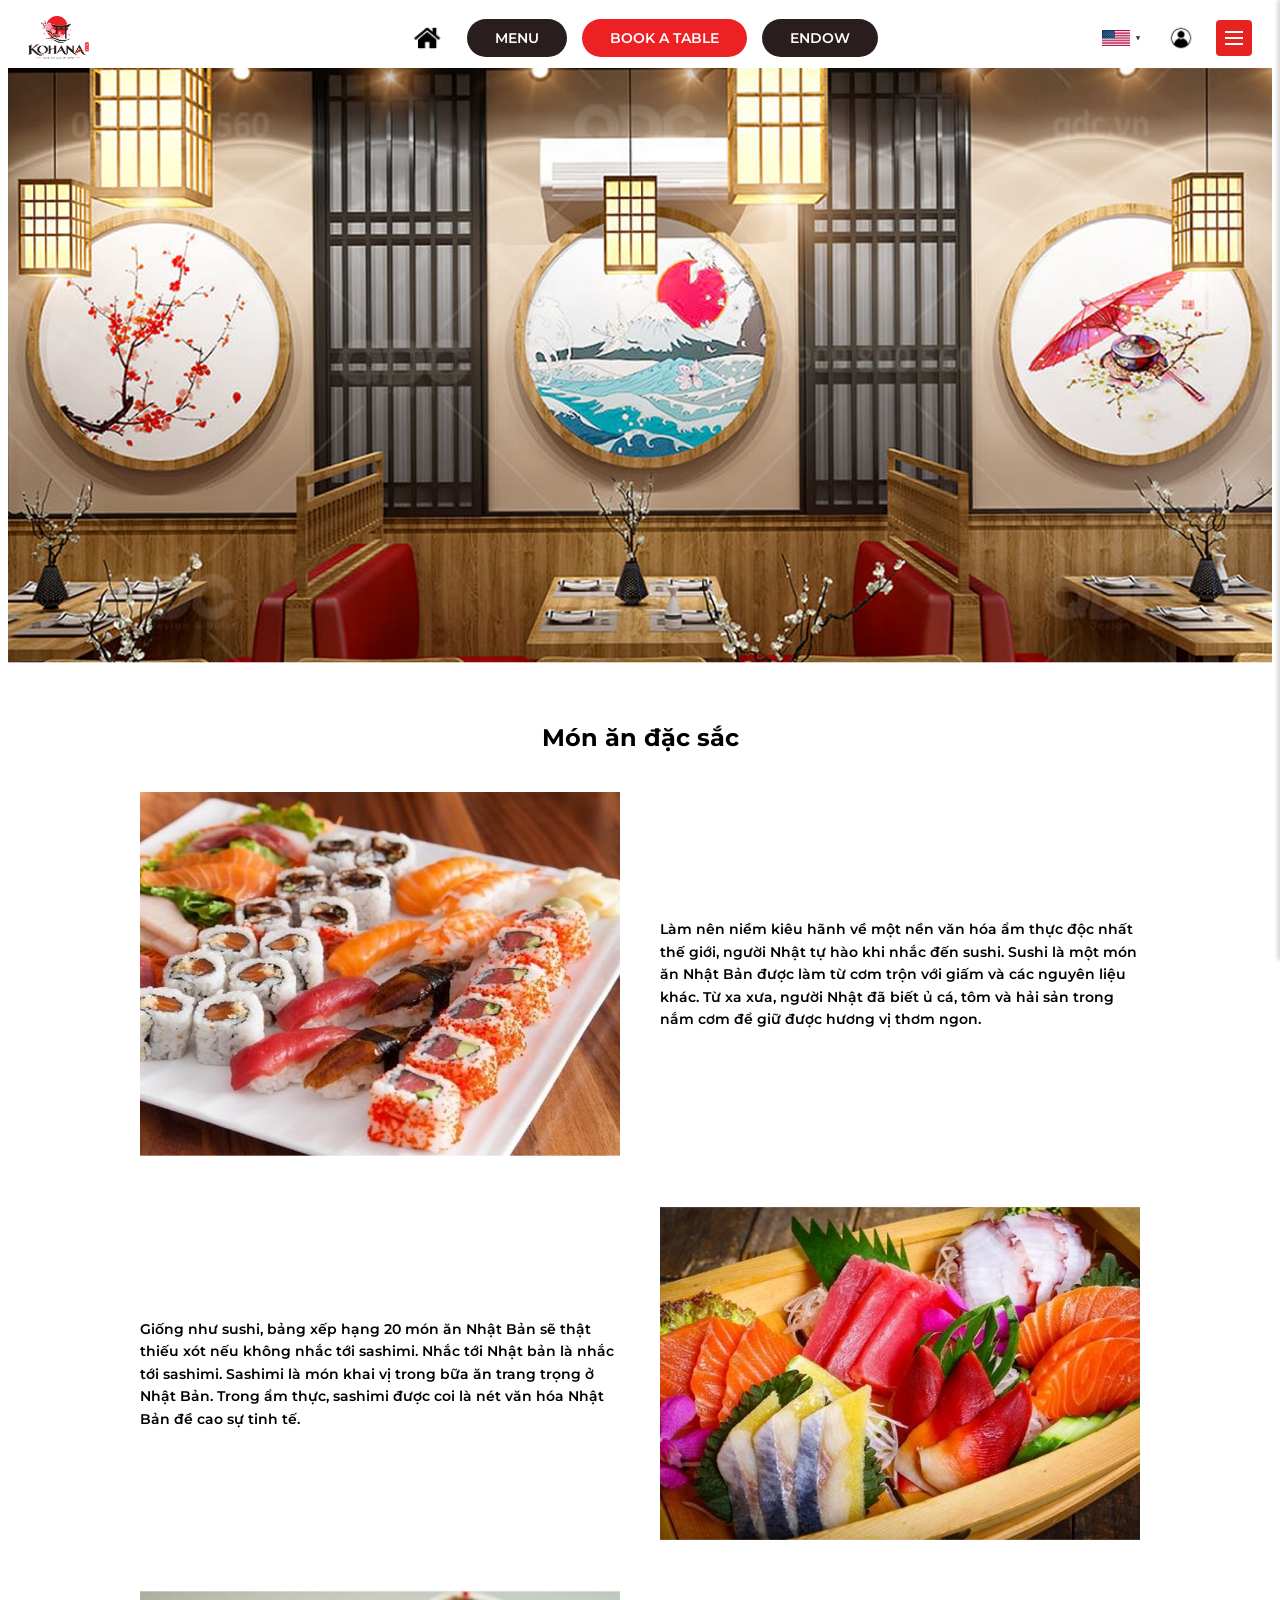
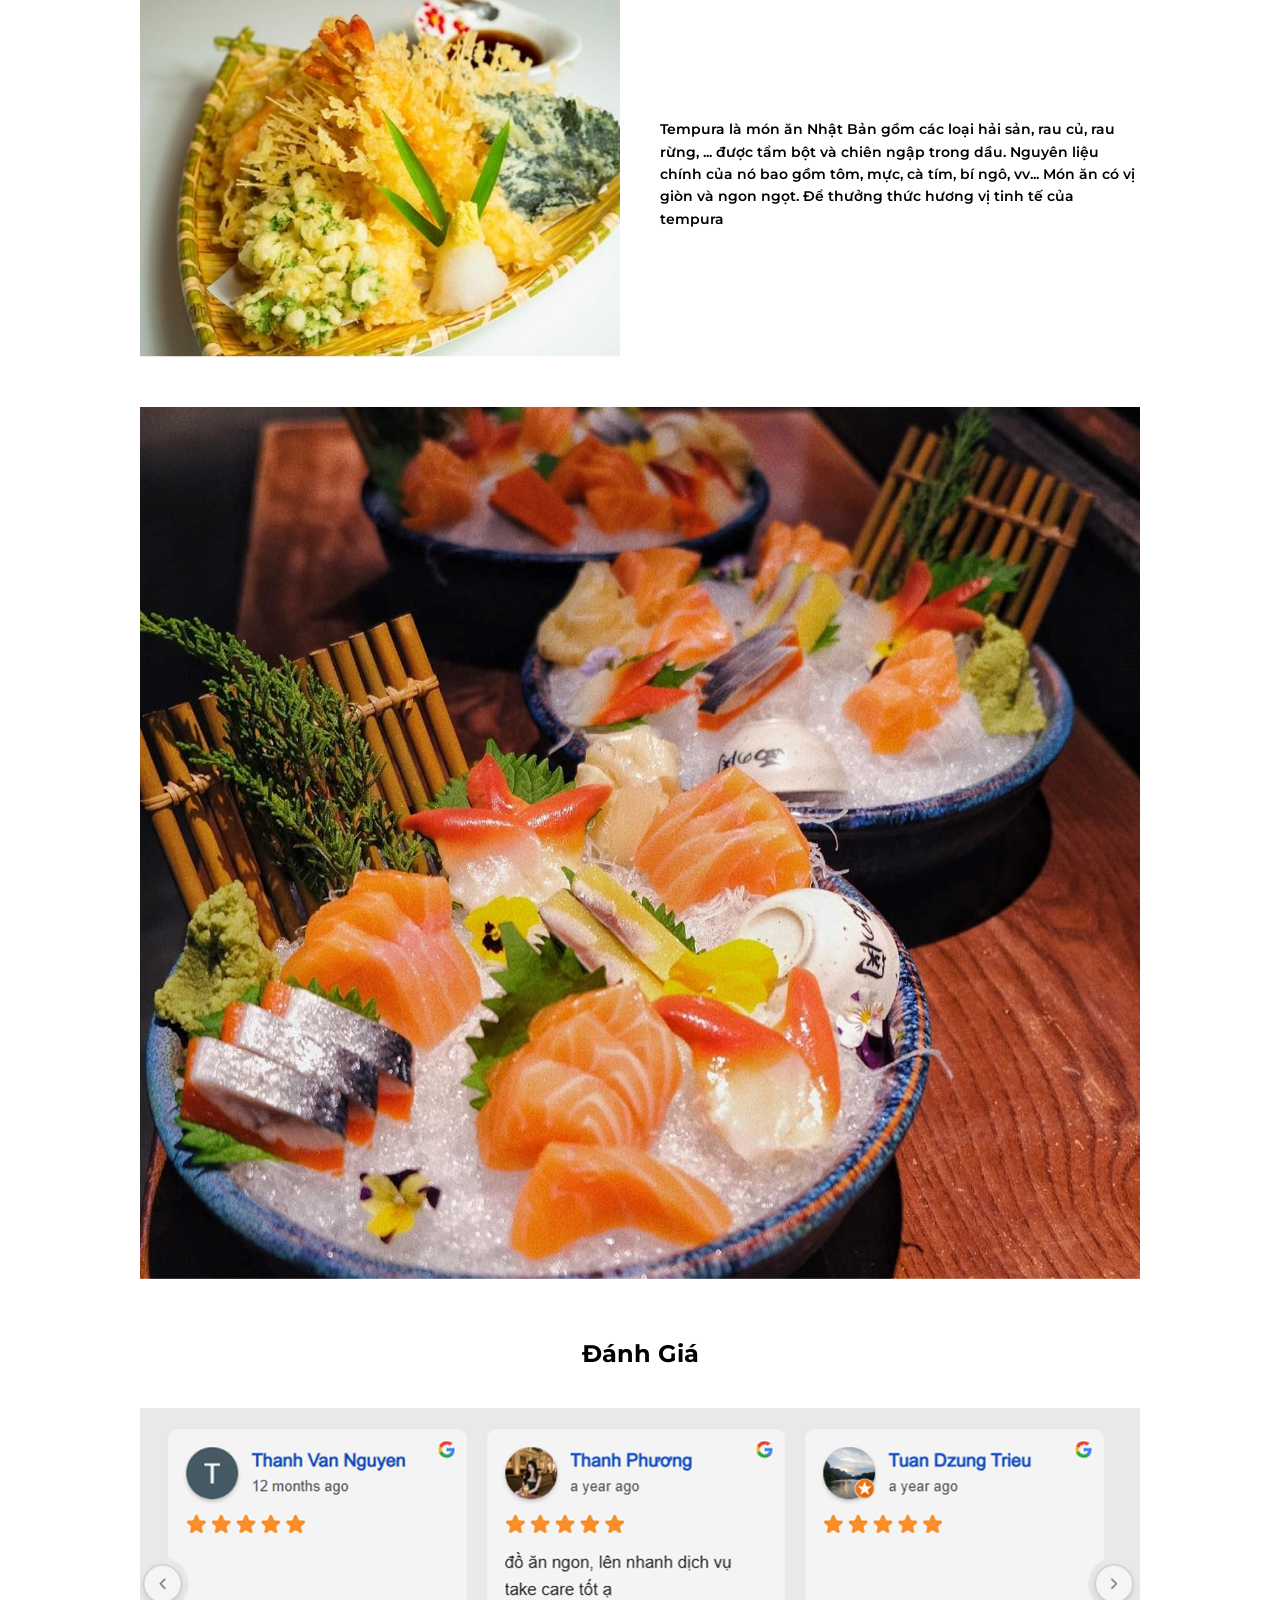
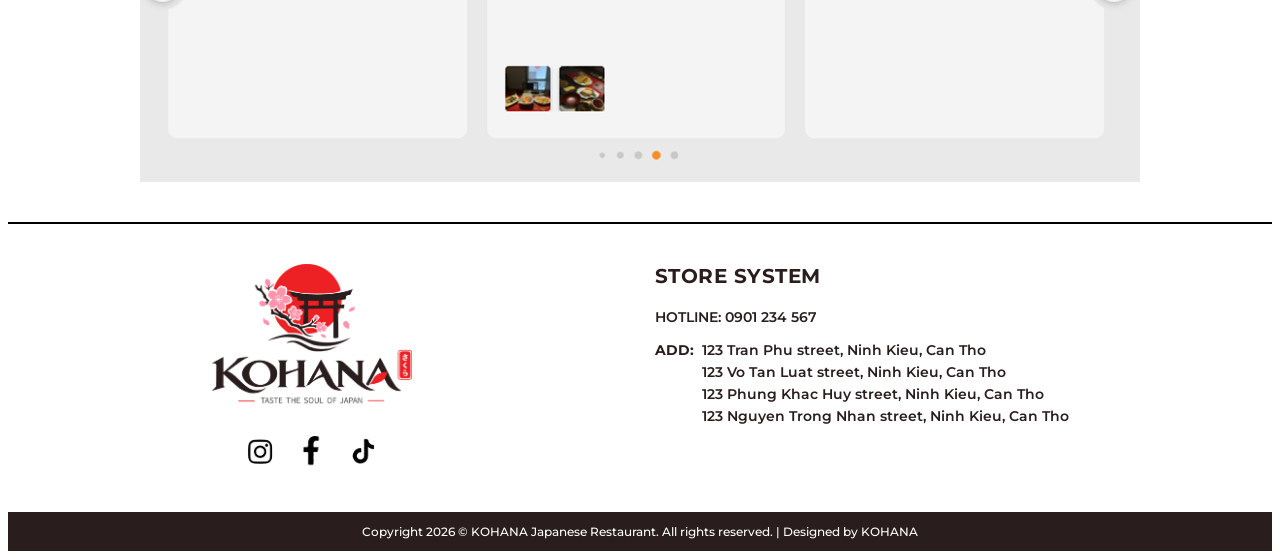
<file: index.html>
<!DOCTYPE html>
<html lang="en">

<head>
    <meta charset="UTF-8">
    <meta name="viewport" content="width=device-width, initial-scale=1.0">
    <link rel="preconnect" href="https://fonts.googleapis.com">
    <link rel="preconnect" href="https://fonts.gstatic.com" crossorigin>
    <link href="https://fonts.googleapis.com/css2?family=Montserrat:wght@600&display=swap" rel="stylesheet">
    <link rel="stylesheet" href="Styles.css">
    <link rel="icon" type="image/png" href="Image/Favicon.png">
    <title>Home</title>
</head>

<body>
    <header>
        <nav class="navbar">
            <a href="index.html" class="logo">
                <img src="Image/logo.png" alt="Logo">
            </a>

            <div class="nav-buttons">
                <a href="index.html" class="nav-icon-btn">
                    <img src="Image/Frame 5.png" alt="Home">
                </a>
                <a href="MENU.html" class="nav-btn btn-dark">MENU</a>
                <a href="#" class="nav-btn btn-red">BOOK A TABLE</a>
                <a href="#" class="nav-btn btn-dark">ENDOW</a>
            </div>

            <div class="lang-selector">
                <button class="lang-btn" id="langBtn">
                    <img src="Image/b6539f21a0ccb09fb303d359a3819e58.jpg" id="currentFlag" alt="US Flag">
                    <span class="arrow">&#9660;</span>
                </button>
                <div class="lang-dropdown">
                    <a href="#" class="lang-option"><img src="Image/b6539f21a0ccb09fb303d359a3819e58.jpg" alt="US"></a>
                    <a href="#" class="lang-option"><img src="Image/7a02de47424a73b54ea8fc01b3c3b514.jpg" alt="VN"></a>
                </div>
            </div>

            <a href="#" class="account-btn">
                <img src="Image/Frame 2.png" alt="Account">
            </a>

            <button class="menu-toggle" id="menuToggle">
                <span></span>
                <span></span>
                <span></span>
            </button>

            <div class="side-menu" id="sideMenu">
                <ul>
                    <li><a href="MENU.html">MENU</a></li>
                    <li><a href="#">ABOUT US</a></li>
                    <li><a href="#">ACCOUNT</a></li>
                    <li><a href="#">REVIEWS</a></li>
                    <li><a href="#">CONTACT US</a></li>
                    <li><a href="#">ORDER NOW</a></li>
                    <li><a href="#">BLOG</a></li>
                    <li><a href="#">NEWS</a></li>
                </ul>
            </div>
        </nav>

        <div class="banner-slider">
            <div class="slider-track">
                <img src="Image/img 1.png" alt="Poster 1" class="slide">
                <img src="Image/img 2.png" alt="Poster 2" class="slide">
            </div>
        </div>
    </header>

    <main class="main-content">
        <section class="featured-dishes">
            <h2 class="section-title">Món ăn đặc sắc</h2>

            <div class="dish-item">
                <div class="dish-img">
                    <img src="Image/Sushi (home).png" alt="Sushi">
                </div>
                <div class="dish-text">
                    <p>Làm nên niềm kiêu hãnh về một nền văn hóa ẩm thực độc nhất thế giới, người Nhật tự hào khi nhắc
                        đến sushi. Sushi là một món ăn Nhật Bản được làm từ cơm trộn với giấm và các nguyên liệu khác.
                        Từ xa xưa, người Nhật đã biết ủ cá, tôm và hải sản trong nắm cơm để giữ được hương vị thơm ngon.
                    </p>
                </div>
            </div>

            <div class="dish-item reverse">
                <div class="dish-img">
                    <img src="Image/Sashimi (home).png" alt="Sashimi">
                </div>
                <div class="dish-text">
                    <p>Giống như sushi, bảng xếp hạng 20 món ăn Nhật Bản sẽ thật thiếu xót nếu không nhắc tới sashimi.
                        Nhắc tới Nhật bản là nhắc tới sashimi. Sashimi là món khai vị trong bữa ăn trang trọng ở Nhật
                        Bản. Trong ẩm thực, sashimi được coi là nét văn hóa Nhật Bản đề cao sự tinh tế.</p>
                </div>
            </div>

            <div class="dish-item">
                <div class="dish-img">
                    <img src="Image/Tempura (home).png" alt="Tempura">
                </div>
                <div class="dish-text">
                    <p>Tempura là món ăn Nhật Bản gồm các loại hải sản, rau củ, rau rừng, ... được tẩm bột và chiên ngập
                        trong dầu. Nguyên liệu chính của nó bao gồm tôm, mực, cà tím, bí ngô, vv... Món ăn có vị giòn và
                        ngon ngọt. Để thưởng thức hương vị tinh tế của tempura</p>
                </div>
            </div>

            <div class="hero-dish-banner">
                <img src="Image/IMG (home).png" alt="Sashimi tổng hợp">
            </div>
        </section>

        <section class="reviews-section">
            <h2 class="section-title">Đánh Giá</h2>
            <div class="review-banner">
                <img src="Image/Danh gia (home).png" alt="Đánh giá">
            </div>
        </section>
    </main>

    <footer class="footer">
        <div class="footer-container">
            <div class="footer-left">
                <img src="Image/logo.png" alt="KOHANA Logo" class="footer-logo">
                <div class="footer-socials">
                    <a href="#"><img src="Image/Frame 1.png" alt="Instagram"></a>
                    <a href="#"><img src="Image/Frame 3.png" alt="Facebook"></a>
                    <a href="#"><img src="Image/Frame 4.png" alt="TikTok"></a>
                </div>
            </div>
            <div class="footer-right">
                <h3 class="footer-title">STORE SYSTEM</h3>
                <p class="footer-hotline"><strong>HOTLINE:</strong> 0901 234 567</p>
                <div class="footer-address">
                    <span class="add-label">ADD:</span>
                    <ul class="address-list">
                        <li>123 Tran Phu street, Ninh Kieu, Can Tho</li>
                        <li>123 Vo Tan Luat street, Ninh Kieu, Can Tho</li>
                        <li>123 Phung Khac Huy street, Ninh Kieu, Can Tho</li>
                        <li>123 Nguyen Trong Nhan street, Ninh Kieu, Can Tho</li>
                    </ul>
                </div>
            </div>
        </div>
        <div class="footer-copyright">
            Copyright 2026 © KOHANA Japanese Restaurant. All rights reserved. | Designed by KOHANA
        </div>
    </footer>

    <script src="Script.js"></script>
</body>

</html>
</file>
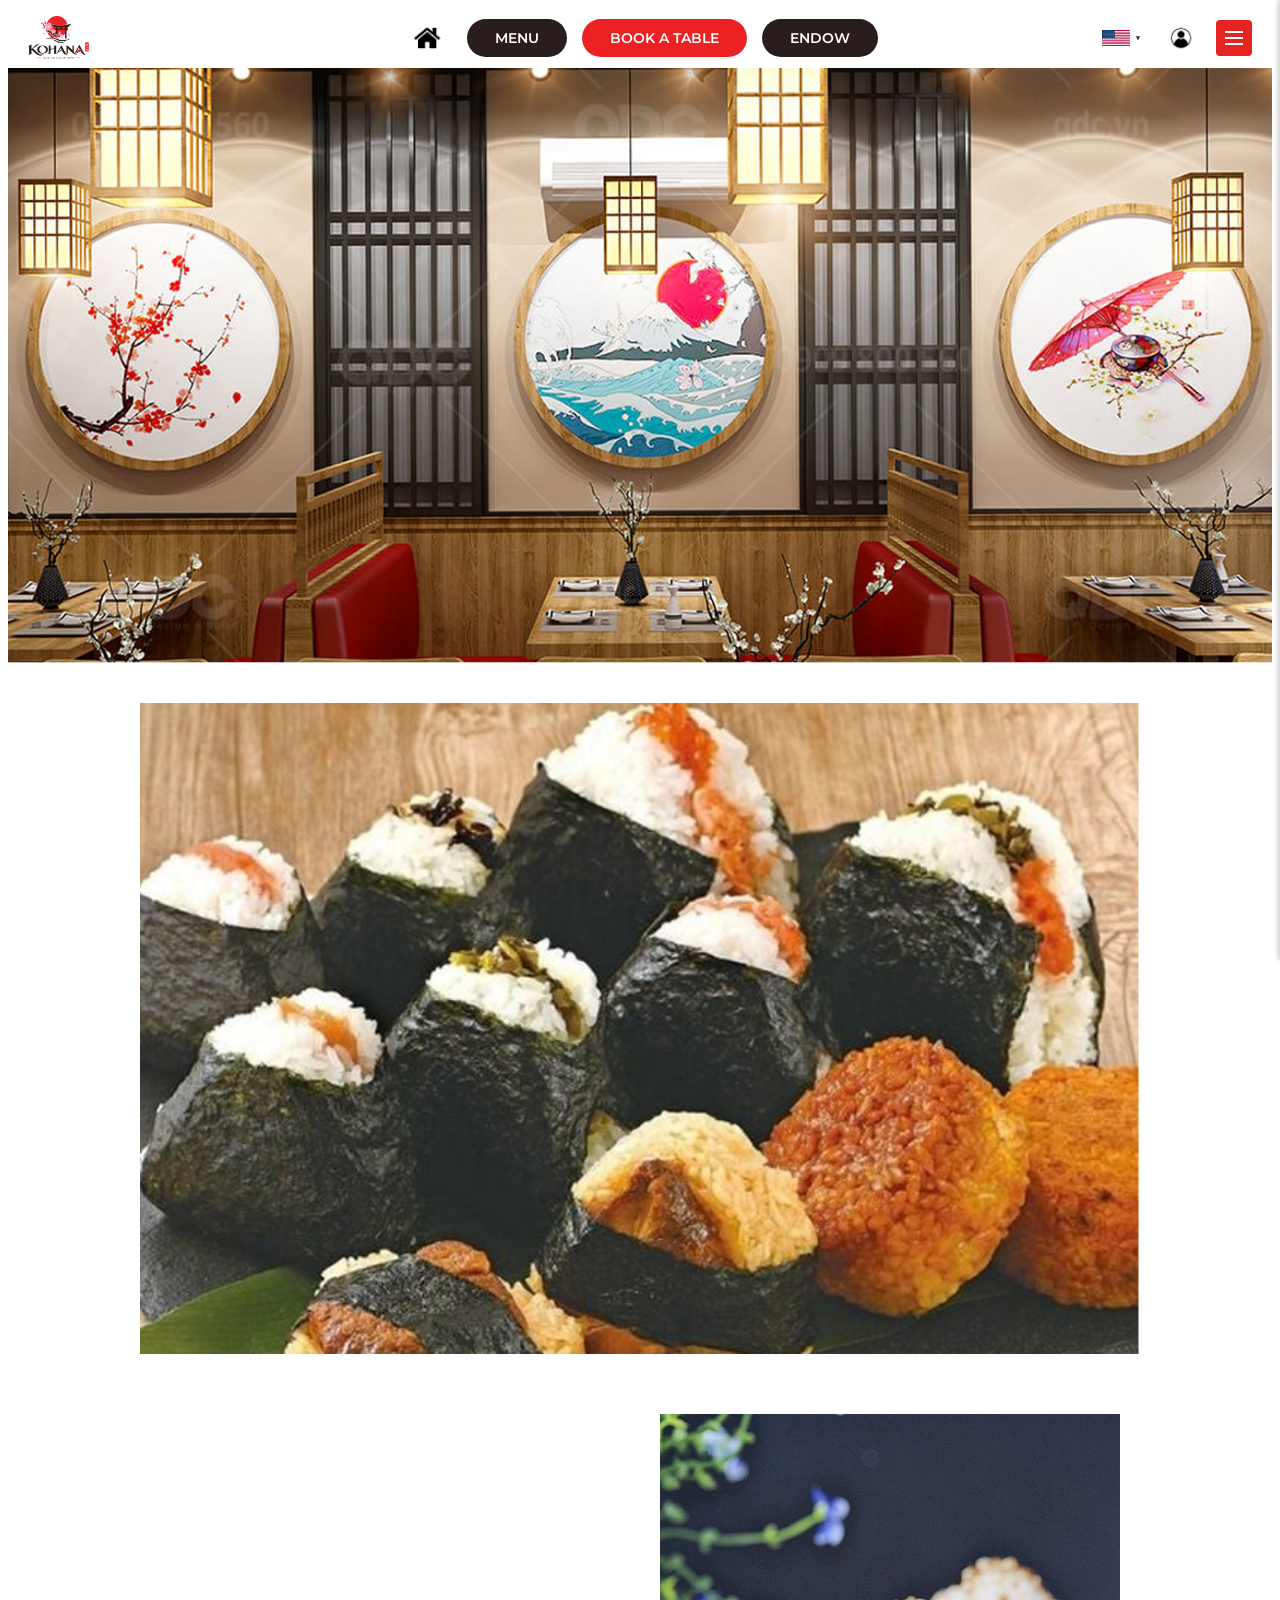
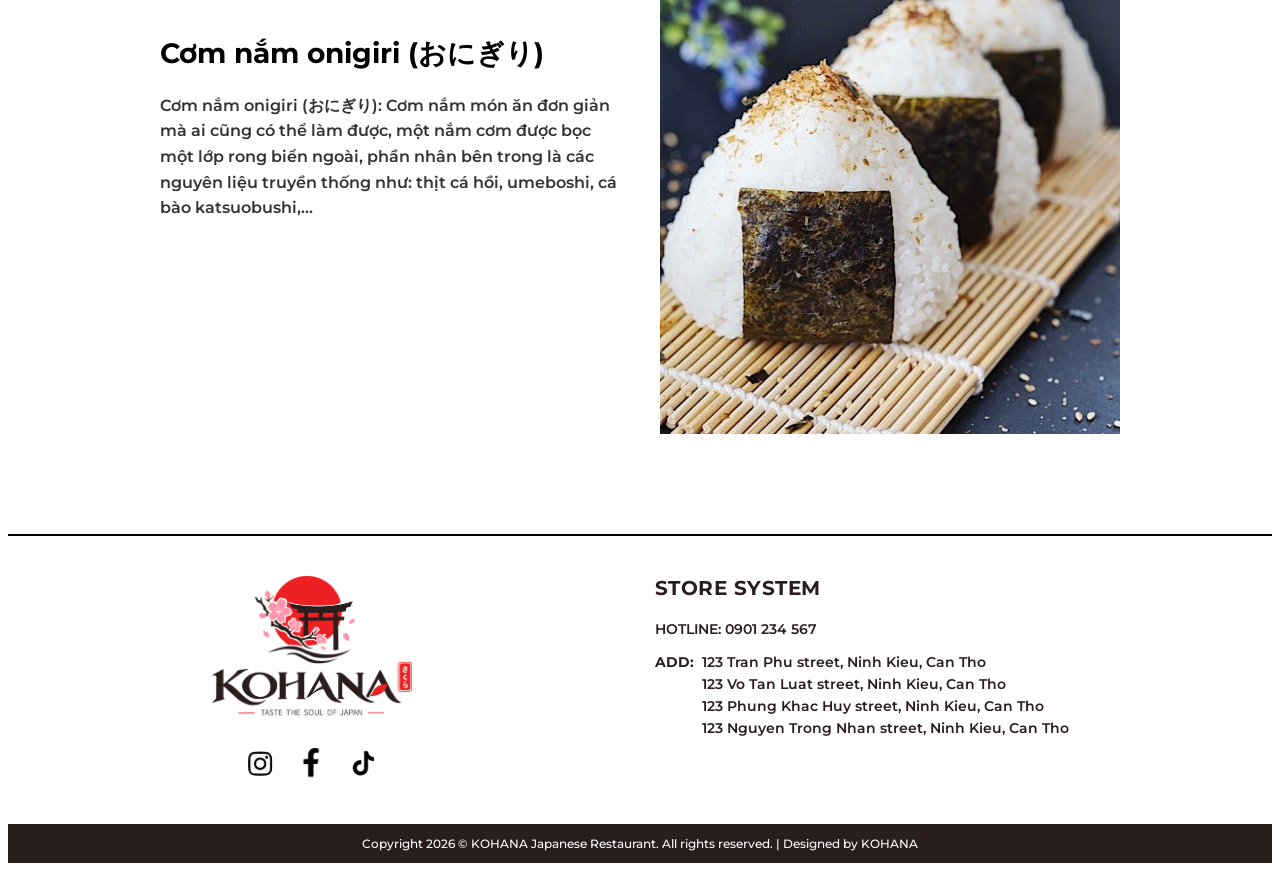
<file: Comnam.html>
<!DOCTYPE html>
<html lang="en">

<head>
    <meta charset="UTF-8">
    <meta name="viewport" content="width=device-width, initial-scale=1.0">
    <link rel="preconnect" href="https://fonts.googleapis.com">
    <link rel="preconnect" href="https://fonts.gstatic.com" crossorigin>
    <link href="https://fonts.googleapis.com/css2?family=Montserrat:wght@600&display=swap" rel="stylesheet">
    <link rel="stylesheet" href="Styles.css">
    <link rel="icon" type="image/png" href="Image/Favicon.png">
    <title>Cơm Nắm</title>
</head>

<body>
    <header>
        <nav class="navbar">
            <a href="HOME.html" class="logo">
                <img src="Image/logo.png" alt="Logo">
            </a>

            <div class="nav-buttons">
                <a href="HOME.html" class="nav-icon-btn">
                    <img src="Image/Frame 5.png" alt="Home">
                </a>
                <a href="MENU.html" class="nav-btn btn-dark">MENU</a>
                <a href="#" class="nav-btn btn-red">BOOK A TABLE</a>
                <a href="#" class="nav-btn btn-dark">ENDOW</a>
            </div>

            <div class="lang-selector">
                <button class="lang-btn" id="langBtn">
                    <img src="Image/b6539f21a0ccb09fb303d359a3819e58.jpg" id="currentFlag" alt="US Flag">
                    <span class="arrow">&#9660;</span>
                </button>
                <div class="lang-dropdown">
                    <a href="#" class="lang-option"><img src="Image/b6539f21a0ccb09fb303d359a3819e58.jpg" alt="US"></a>
                    <a href="#" class="lang-option"><img src="Image/7a02de47424a73b54ea8fc01b3c3b514.jpg" alt="VN"></a>
                </div>
            </div>

            <a href="#" class="account-btn">
                <img src="Image/Frame 2.png" alt="Account">
            </a>

            <button class="menu-toggle" id="menuToggle">
                <span></span>
                <span></span>
                <span></span>
            </button>

            <div class="side-menu" id="sideMenu">
                <ul>
                    <li><a href="MENU.html">MENU</a></li>
                    <li><a href="#">ABOUT US</a></li>
                    <li><a href="#">ACCOUNT</a></li>
                    <li><a href="#">REVIEWS</a></li>
                    <li><a href="#">CONTACT US</a></li>
                    <li><a href="#">ORDER NOW</a></li>
                    <li><a href="#">BLOG</a></li>
                    <li><a href="#">NEWS</a></li>
                </ul>
            </div>
        </nav>

        <div class="banner-slider">
            <div class="slider-track">
                <img src="Image/img 1.png" alt="Poster 1" class="slide">
                <img src="Image/img 2.png" alt="Poster 2" class="slide">
            </div>
        </div>
    </header>

    <main class="main-content">
        <div class="page-banner">
            <img src="Image/Cơm nắm.png" alt="Banner">
        </div>
        <section class="dish-detail">
            <div class="dish-detail-container">
                <div class="dish-detail-text">
                    <h2>Cơm nắm onigiri (おにぎり)</h2>
                    <p>Cơm nắm onigiri (おにぎり): Cơm nắm món ăn đơn giản mà ai cũng có thể làm được, một nắm cơm được bọc
                        một lớp rong biển ngoài, phần nhân bên trong là các nguyên liệu truyền thống như: thịt cá hồi,
                        umeboshi, cá bào katsuobushi,…</p>
                </div>
                <div class="dish-detail-img">
                    <img src="Image/3.jpg" alt="Cơm nắm detail">
                </div>
            </div>
        </section>
    </main>

    <footer class="footer">
        <div class="footer-container">
            <div class="footer-left">
                <img src="Image/logo.png" alt="KOHANA Logo" class="footer-logo">
                <div class="footer-socials">
                    <a href="#"><img src="Image/Frame 1.png" alt="Instagram"></a>
                    <a href="#"><img src="Image/Frame 3.png" alt="Facebook"></a>
                    <a href="#"><img src="Image/Frame 4.png" alt="TikTok"></a>
                </div>
            </div>
            <div class="footer-right">
                <h3 class="footer-title">STORE SYSTEM</h3>
                <p class="footer-hotline"><strong>HOTLINE:</strong> 0901 234 567</p>
                <div class="footer-address">
                    <span class="add-label">ADD:</span>
                    <ul class="address-list">
                        <li>123 Tran Phu street, Ninh Kieu, Can Tho</li>
                        <li>123 Vo Tan Luat street, Ninh Kieu, Can Tho</li>
                        <li>123 Phung Khac Huy street, Ninh Kieu, Can Tho</li>
                        <li>123 Nguyen Trong Nhan street, Ninh Kieu, Can Tho</li>
                    </ul>
                </div>
            </div>
        </div>
        <div class="footer-copyright">
            Copyright 2026 © KOHANA Japanese Restaurant. All rights reserved. | Designed by KOHANA
        </div>
    </footer>

    <script src="Script.js"></script>
</body>

</html>
</file>
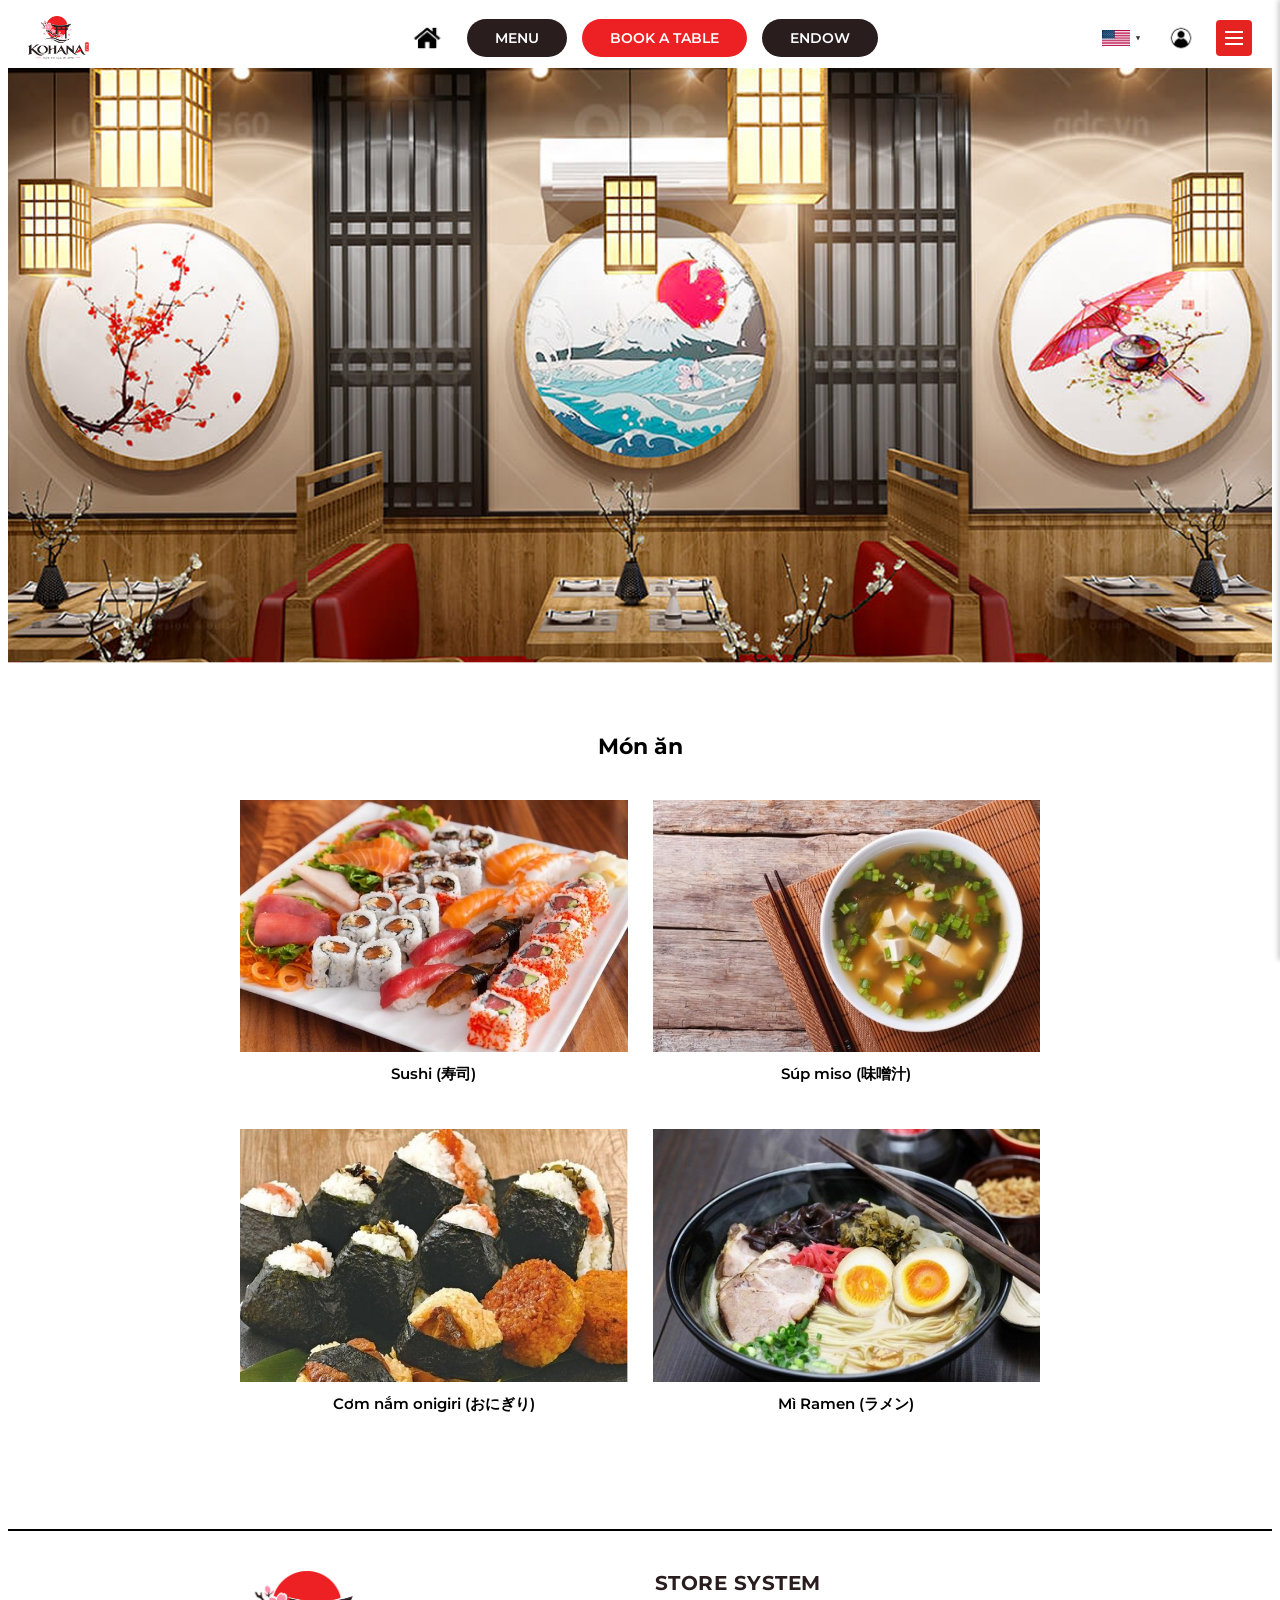
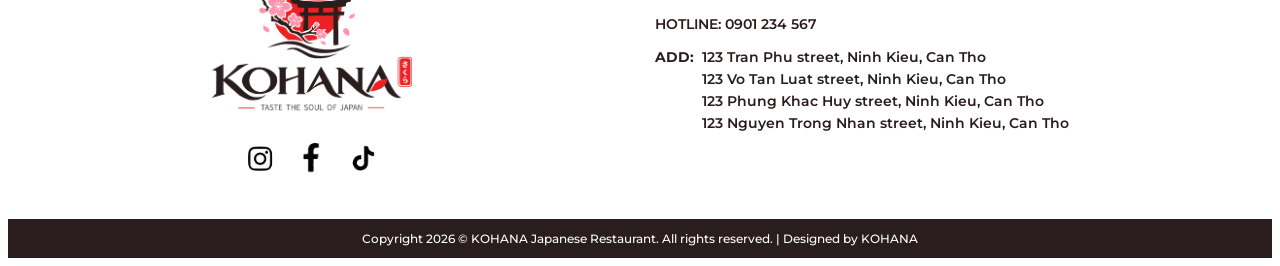
<file: MENU.html>
<!DOCTYPE html>
<html lang="en">

<head>
    <meta charset="UTF-8">
    <meta name="viewport" content="width=device-width, initial-scale=1.0">
    <link rel="preconnect" href="https://fonts.googleapis.com">
    <link rel="preconnect" href="https://fonts.gstatic.com" crossorigin>
    <link href="https://fonts.googleapis.com/css2?family=Montserrat:wght@600&display=swap" rel="stylesheet">
    <link rel="stylesheet" href="Styles.css">
    <link rel="icon" type="image/png" href="Image/Favicon.png">
    <title>Menu</title>
</head>

<body>
    <header>
        <nav class="navbar">
            <a href="index.html" class="logo">
                <img src="Image/logo.png" alt="Logo">
            </a>

            <div class="nav-buttons">
                <a href="index.html" class="nav-icon-btn">
                    <img src="Image/Frame 5.png" alt="Home">
                </a>
                <a href="MENU.html" class="nav-btn btn-dark">MENU</a>
                <a href="#" class="nav-btn btn-red">BOOK A TABLE</a>
                <a href="#" class="nav-btn btn-dark">ENDOW</a>
            </div>

            <div class="lang-selector">
                <button class="lang-btn" id="langBtn">
                    <img src="Image/b6539f21a0ccb09fb303d359a3819e58.jpg" id="currentFlag" alt="US Flag">
                    <span class="arrow">&#9660;</span>
                </button>
                <div class="lang-dropdown">
                    <a href="#" class="lang-option"><img src="Image/b6539f21a0ccb09fb303d359a3819e58.jpg" alt="US"></a>
                    <a href="#" class="lang-option"><img src="Image/7a02de47424a73b54ea8fc01b3c3b514.jpg" alt="VN"></a>
                </div>
            </div>

            <a href="#" class="account-btn">
                <img src="Image/Frame 2.png" alt="Account">
            </a>

            <button class="menu-toggle" id="menuToggle">
                <span></span>
                <span></span>
                <span></span>
            </button>

            <div class="side-menu" id="sideMenu">
                <ul>
                    <li><a href="MENU.html">MENU</a></li>
                    <li><a href="#">ABOUT US</a></li>
                    <li><a href="#">ACCOUNT</a></li>
                    <li><a href="#">REVIEWS</a></li>
                    <li><a href="#">CONTACT US</a></li>
                    <li><a href="#">ORDER NOW</a></li>
                    <li><a href="#">BLOG</a></li>
                    <li><a href="#">NEWS</a></li>
                </ul>
            </div>
        </nav>

        <div class="banner-slider">
            <div class="slider-track">
                <img src="Image/img 1.png" alt="Poster 1" class="slide">
                <img src="Image/img 2.png" alt="Poster 2" class="slide">
            </div>
        </div>
    </header>

    <main class="main-content">
        <h2 class="menu-title">Món ăn</h2>
        <div class="category-grid">
            <a href="Sushi.html" class="category-card">
                <img src="Image/Sushi.png" alt="Sushi">
                <p class="category-name">Sushi (寿司)</p>
            </a>
            <a href="Supmiso.html" class="category-card">
                <img src="Image/Súp miso.png" alt="Súp miso">
                <p class="category-name">Súp miso (味噌汁)</p>
            </a>
            <a href="Comnam.html" class="category-card">
                <img src="Image/Cơm nắm.png" alt="Cơm nắm">
                <p class="category-name">Cơm nắm onigiri (おにぎり)</p>
            </a>
            <a href="Ramen.html" class="category-card">
                <img src="Image/Mì Ramen.png" alt="Mì Ramen">
                <p class="category-name">Mì Ramen (ラメン)</p>
            </a>
        </div>
    </main>

    <footer class="footer">
        <div class="footer-container">
            <div class="footer-left">
                <img src="Image/logo.png" alt="KOHANA Logo" class="footer-logo">
                <div class="footer-socials">
                    <a href="#"><img src="Image/Frame 1.png" alt="Instagram"></a>
                    <a href="#"><img src="Image/Frame 3.png" alt="Facebook"></a>
                    <a href="#"><img src="Image/Frame 4.png" alt="TikTok"></a>
                </div>
            </div>
            <div class="footer-right">
                <h3 class="footer-title">STORE SYSTEM</h3>
                <p class="footer-hotline"><strong>HOTLINE:</strong> 0901 234 567</p>
                <div class="footer-address">
                    <span class="add-label">ADD:</span>
                    <ul class="address-list">
                        <li>123 Tran Phu street, Ninh Kieu, Can Tho</li>
                        <li>123 Vo Tan Luat street, Ninh Kieu, Can Tho</li>
                        <li>123 Phung Khac Huy street, Ninh Kieu, Can Tho</li>
                        <li>123 Nguyen Trong Nhan street, Ninh Kieu, Can Tho</li>
                    </ul>
                </div>
            </div>
        </div>
        <div class="footer-copyright">
            Copyright 2026 © KOHANA Japanese Restaurant. All rights reserved. | Designed by KOHANA
        </div>
    </footer>

    <script src="Script.js"></script>
</body>

</html>
</file>
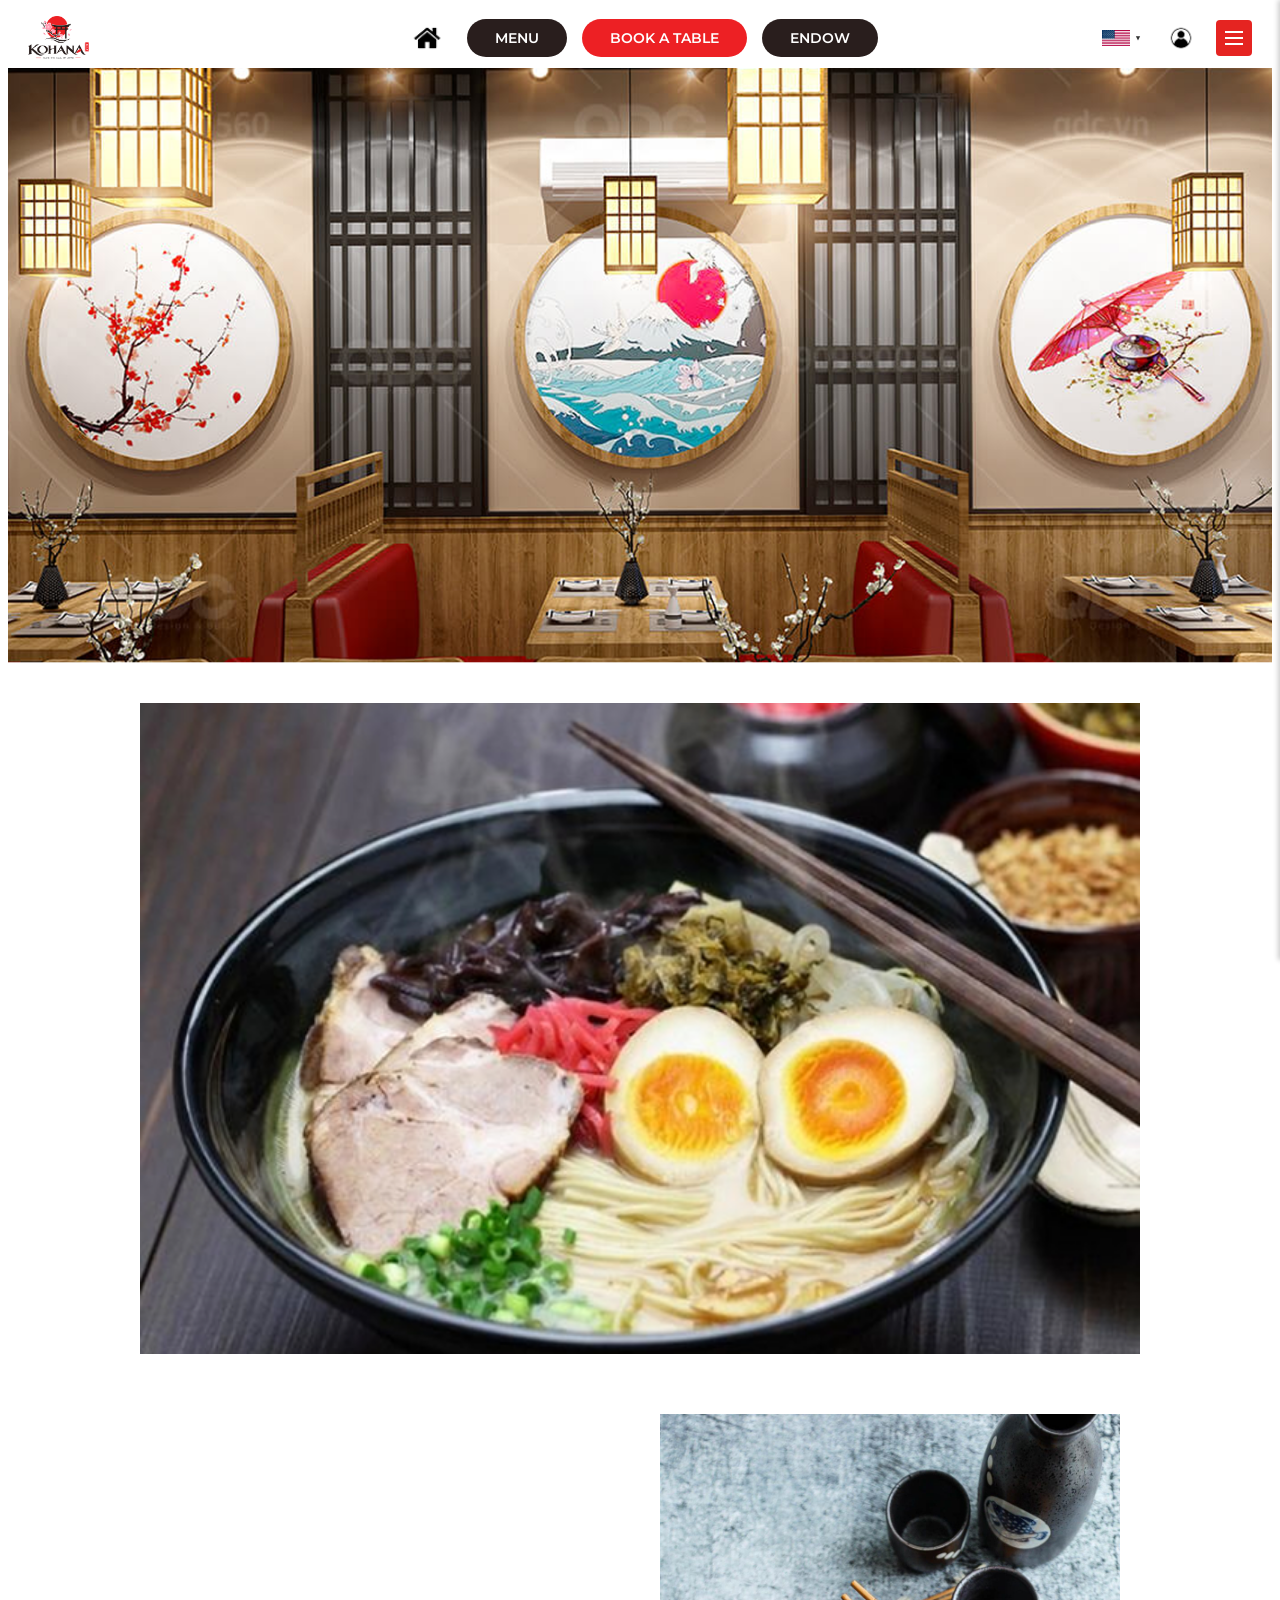
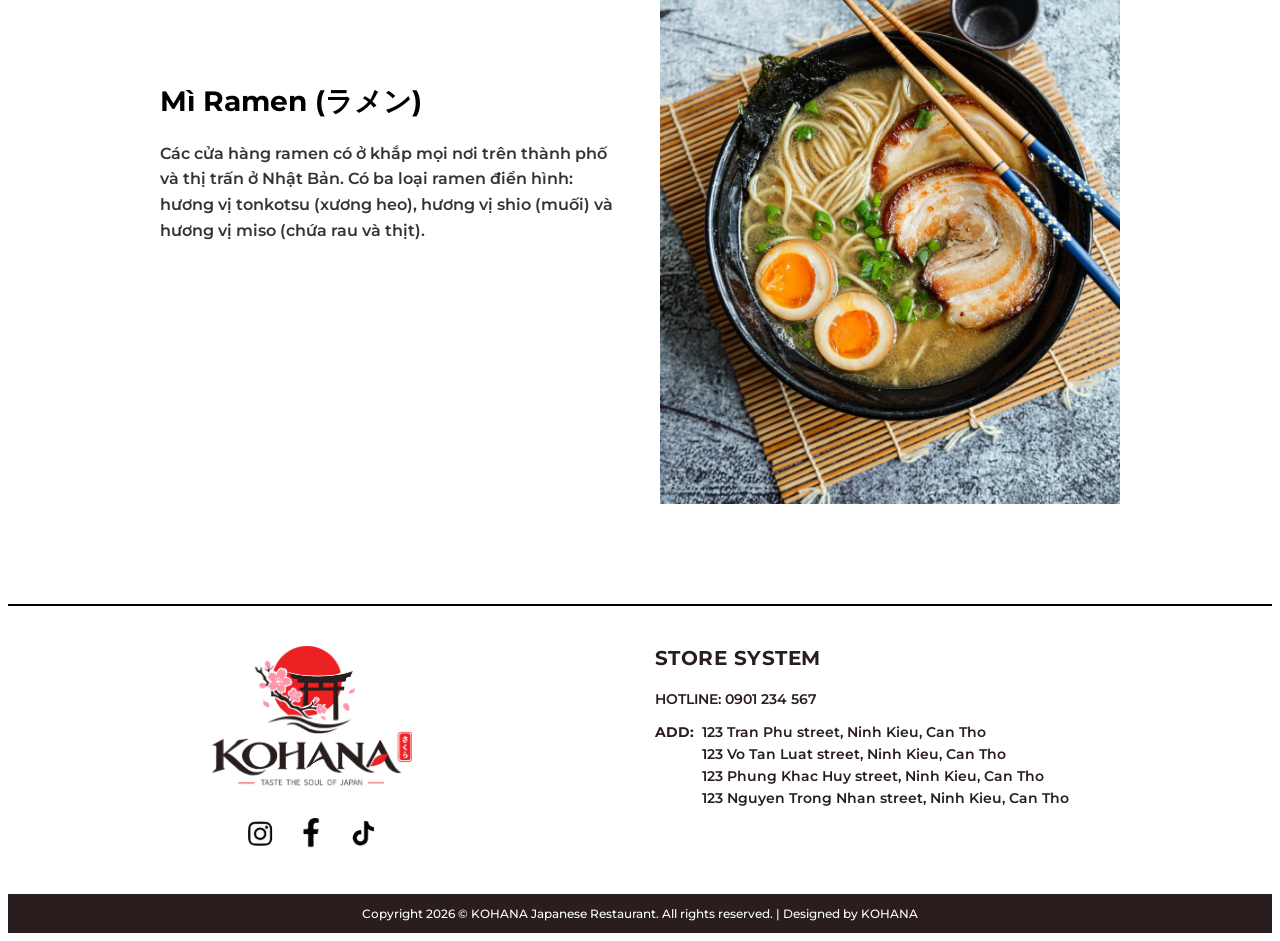
<file: Ramen.html>
<!DOCTYPE html>
<html lang="en">

<head>
    <meta charset="UTF-8">
    <meta name="viewport" content="width=device-width, initial-scale=1.0">
    <link rel="preconnect" href="https://fonts.googleapis.com">
    <link rel="preconnect" href="https://fonts.gstatic.com" crossorigin>
    <link href="https://fonts.googleapis.com/css2?family=Montserrat:wght@600&display=swap" rel="stylesheet">
    <link rel="stylesheet" href="Styles.css">
    <link rel="icon" type="image/png" href="Image/Favicon.png">
    <title>Ramen</title>
</head>

<body>
    <header>
        <nav class="navbar">
            <a href="index.html" class="logo">
                <img src="Image/logo.png" alt="Logo">
            </a>

            <div class="nav-buttons">
                <a href="index.html" class="nav-icon-btn">
                    <img src="Image/Frame 5.png" alt="Home">
                </a>
                <a href="MENU.html" class="nav-btn btn-dark">MENU</a>
                <a href="#" class="nav-btn btn-red">BOOK A TABLE</a>
                <a href="#" class="nav-btn btn-dark">ENDOW</a>
            </div>

            <div class="lang-selector">
                <button class="lang-btn" id="langBtn">
                    <img src="Image/b6539f21a0ccb09fb303d359a3819e58.jpg" id="currentFlag" alt="US Flag">
                    <span class="arrow">&#9660;</span>
                </button>
                <div class="lang-dropdown">
                    <a href="#" class="lang-option"><img src="Image/b6539f21a0ccb09fb303d359a3819e58.jpg" alt="US"></a>
                    <a href="#" class="lang-option"><img src="Image/7a02de47424a73b54ea8fc01b3c3b514.jpg" alt="VN"></a>
                </div>
            </div>

            <a href="#" class="account-btn">
                <img src="Image/Frame 2.png" alt="Account">
            </a>

            <button class="menu-toggle" id="menuToggle">
                <span></span>
                <span></span>
                <span></span>
            </button>

            <div class="side-menu" id="sideMenu">
                <ul>
                    <li><a href="MENU.html">MENU</a></li>
                    <li><a href="#">ABOUT US</a></li>
                    <li><a href="#">ACCOUNT</a></li>
                    <li><a href="#">REVIEWS</a></li>
                    <li><a href="#">CONTACT US</a></li>
                    <li><a href="#">ORDER NOW</a></li>
                    <li><a href="#">BLOG</a></li>
                    <li><a href="#">NEWS</a></li>
                </ul>
            </div>
        </nav>

        <div class="banner-slider">
            <div class="slider-track">
                <img src="Image/img 1.png" alt="Poster 1" class="slide">
                <img src="Image/img 2.png" alt="Poster 2" class="slide">
            </div>
        </div>
    </header>

    <main class="main-content">
        <div class="page-banner">
            <img src="Image/Mì Ramen.png" alt="Banner">
        </div>
        <section class="dish-detail">
            <div class="dish-detail-container">
                <div class="dish-detail-text">
                    <h2>Mì Ramen (ラメン)</h2>
                    <p>Các cửa hàng ramen có ở khắp mọi nơi trên thành phố và thị trấn ở Nhật Bản. Có ba loại ramen điển
                        hình: hương vị tonkotsu (xương heo), hương vị shio (muối) và hương vị miso (chứa rau và thịt).
                    </p>
                </div>
                <div class="dish-detail-img">
                    <img src="Image/4.jpg" alt="Mì Ramen detail">
                </div>
            </div>
        </section>
    </main>

    <footer class="footer">
        <div class="footer-container">
            <div class="footer-left">
                <img src="Image/logo.png" alt="KOHANA Logo" class="footer-logo">
                <div class="footer-socials">
                    <a href="#"><img src="Image/Frame 1.png" alt="Instagram"></a>
                    <a href="#"><img src="Image/Frame 3.png" alt="Facebook"></a>
                    <a href="#"><img src="Image/Frame 4.png" alt="TikTok"></a>
                </div>
            </div>
            <div class="footer-right">
                <h3 class="footer-title">STORE SYSTEM</h3>
                <p class="footer-hotline"><strong>HOTLINE:</strong> 0901 234 567</p>
                <div class="footer-address">
                    <span class="add-label">ADD:</span>
                    <ul class="address-list">
                        <li>123 Tran Phu street, Ninh Kieu, Can Tho</li>
                        <li>123 Vo Tan Luat street, Ninh Kieu, Can Tho</li>
                        <li>123 Phung Khac Huy street, Ninh Kieu, Can Tho</li>
                        <li>123 Nguyen Trong Nhan street, Ninh Kieu, Can Tho</li>
                    </ul>
                </div>
            </div>
        </div>
        <div class="footer-copyright">
            Copyright 2026 © KOHANA Japanese Restaurant. All rights reserved. | Designed by KOHANA
        </div>
    </footer>

    <script src="Script.js"></script>
</body>

</html>
</file>
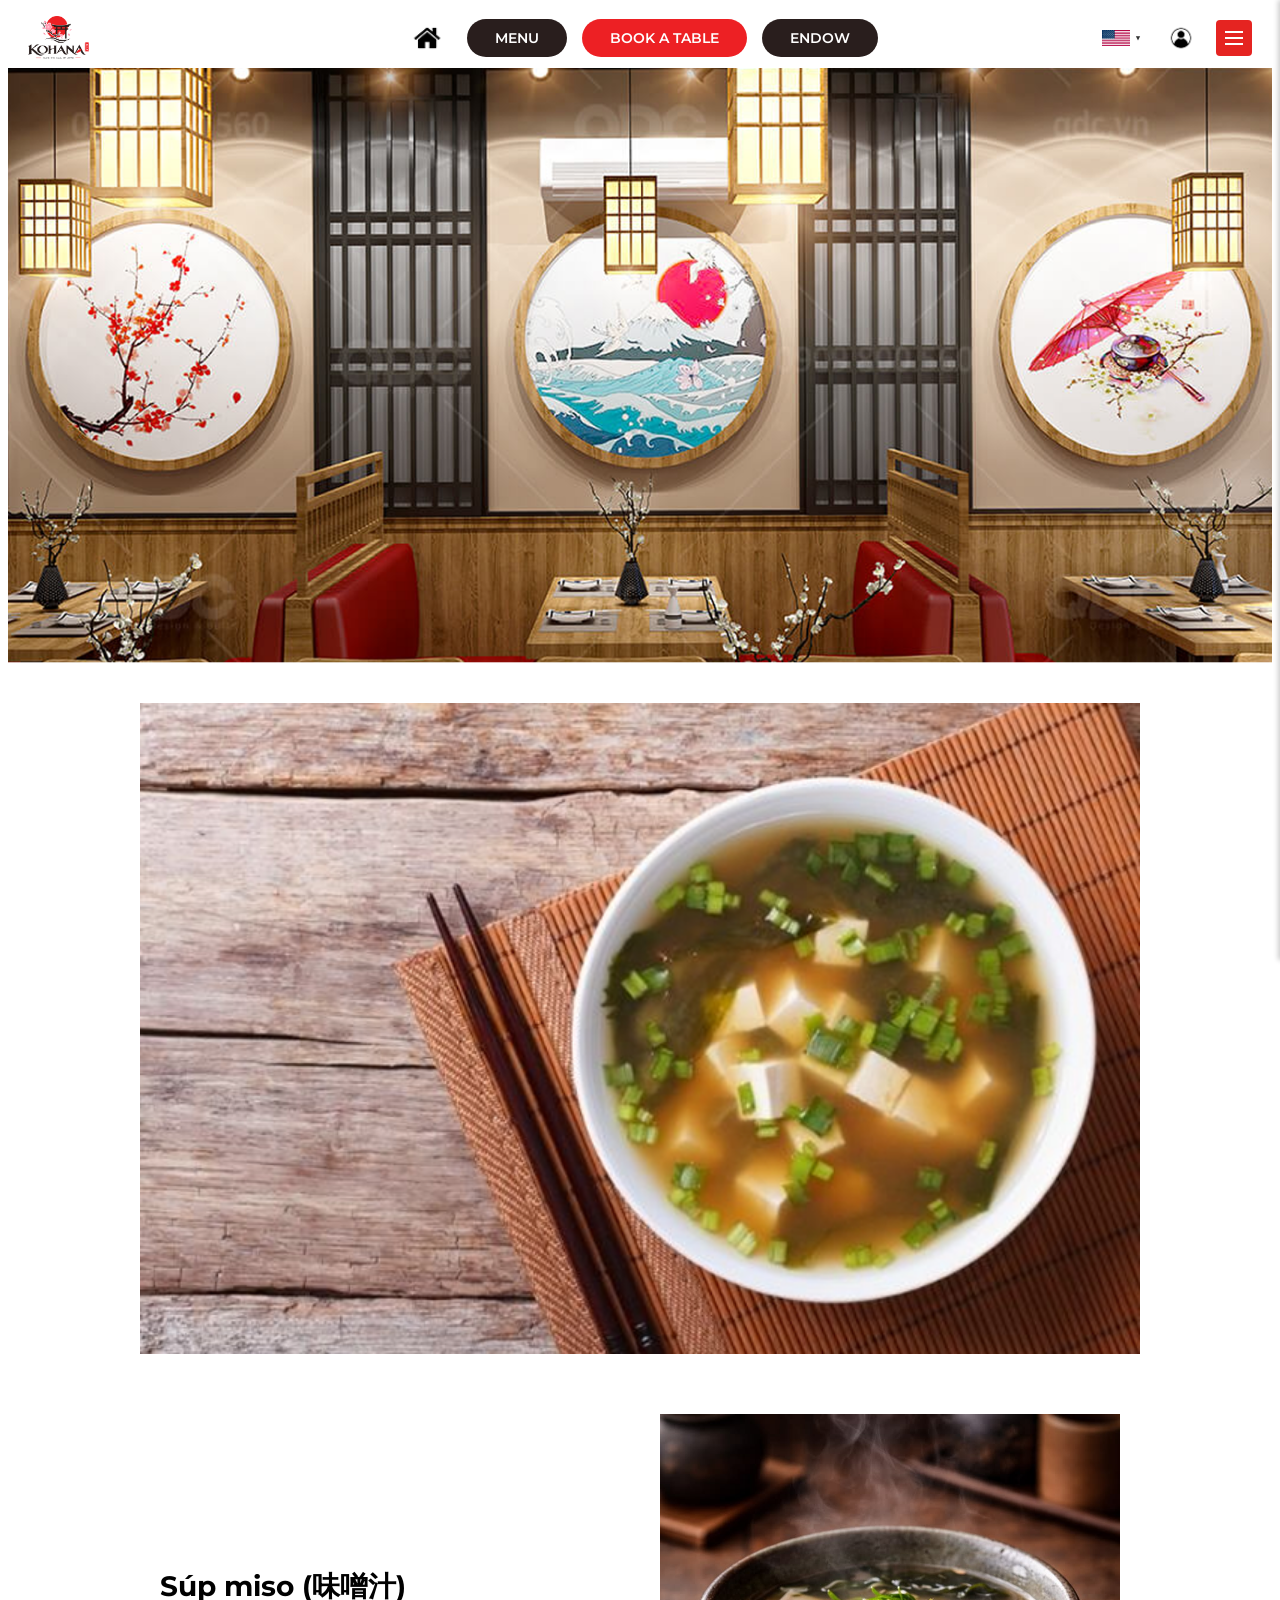
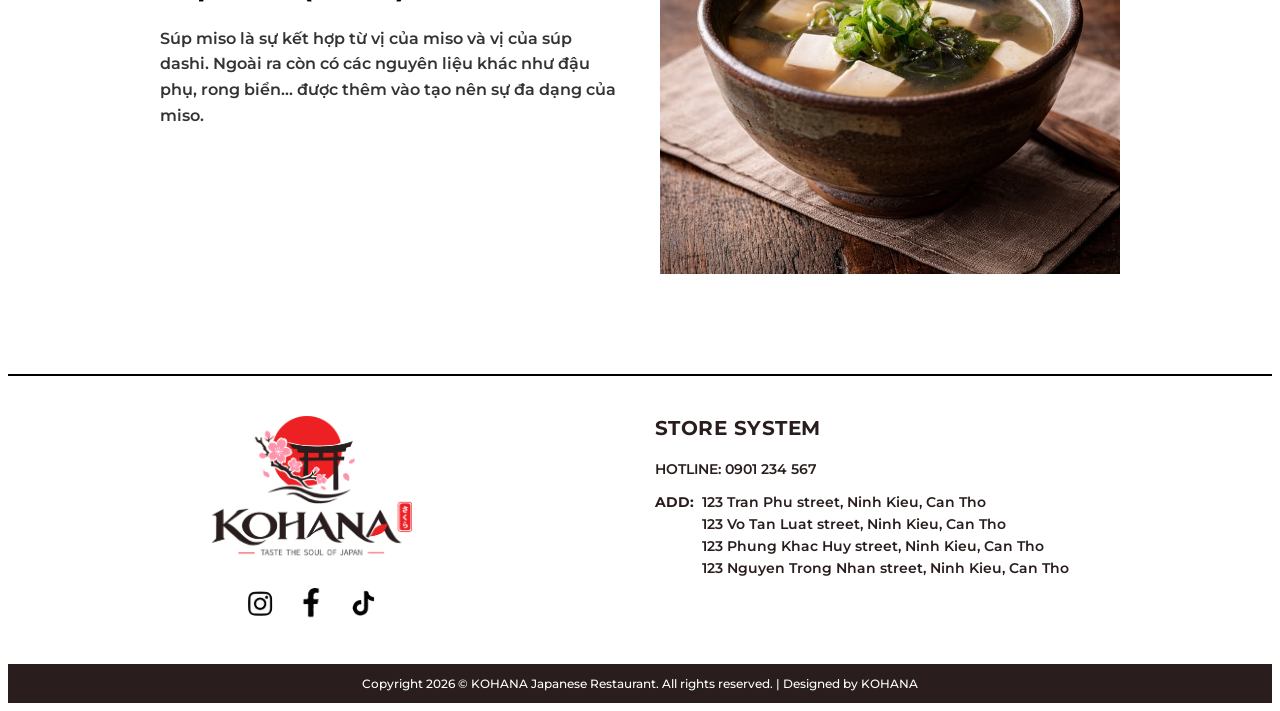
<file: Supmiso.html>
<!DOCTYPE html>
<html lang="en">

<head>
    <meta charset="UTF-8">
    <meta name="viewport" content="width=device-width, initial-scale=1.0">
    <link rel="preconnect" href="https://fonts.googleapis.com">
    <link rel="preconnect" href="https://fonts.gstatic.com" crossorigin>
    <link href="https://fonts.googleapis.com/css2?family=Montserrat:wght@600&display=swap" rel="stylesheet">
    <link rel="stylesheet" href="Styles.css">
    <link rel="icon" type="image/png" href="Image/Favicon.png">
    <title>Súp Miso</title>
</head>

<body>
    <header>
        <nav class="navbar">
            <a href="index.html" class="logo">
                <img src="Image/logo.png" alt="Logo">
            </a>

            <div class="nav-buttons">
                <a href="index.html" class="nav-icon-btn">
                    <img src="Image/Frame 5.png" alt="Home">
                </a>
                <a href="MENU.html" class="nav-btn btn-dark">MENU</a>
                <a href="#" class="nav-btn btn-red">BOOK A TABLE</a>
                <a href="#" class="nav-btn btn-dark">ENDOW</a>
            </div>

            <div class="lang-selector">
                <button class="lang-btn" id="langBtn">
                    <img src="Image/b6539f21a0ccb09fb303d359a3819e58.jpg" id="currentFlag" alt="US Flag">
                    <span class="arrow">&#9660;</span>
                </button>
                <div class="lang-dropdown">
                    <a href="#" class="lang-option"><img src="Image/b6539f21a0ccb09fb303d359a3819e58.jpg" alt="US"></a>
                    <a href="#" class="lang-option"><img src="Image/7a02de47424a73b54ea8fc01b3c3b514.jpg" alt="VN"></a>
                </div>
            </div>

            <a href="#" class="account-btn">
                <img src="Image/Frame 2.png" alt="Account">
            </a>

            <button class="menu-toggle" id="menuToggle">
                <span></span>
                <span></span>
                <span></span>
            </button>

            <div class="side-menu" id="sideMenu">
                <ul>
                    <li><a href="MENU.html">MENU</a></li>
                    <li><a href="#">ABOUT US</a></li>
                    <li><a href="#">ACCOUNT</a></li>
                    <li><a href="#">REVIEWS</a></li>
                    <li><a href="#">CONTACT US</a></li>
                    <li><a href="#">ORDER NOW</a></li>
                    <li><a href="#">BLOG</a></li>
                    <li><a href="#">NEWS</a></li>
                </ul>
            </div>
        </nav>

        <div class="banner-slider">
            <div class="slider-track">
                <img src="Image/img 1.png" alt="Poster 1" class="slide">
                <img src="Image/img 2.png" alt="Poster 2" class="slide">
            </div>
        </div>
    </header>

    <main class="main-content">
        <div class="page-banner">
            <img src="Image/Súp miso.png" alt="Banner">
        </div>
        <section class="dish-detail">
            <div class="dish-detail-container">
                <div class="dish-detail-text">
                    <h2>Súp miso (味噌汁)</h2>
                    <p>Súp miso là sự kết hợp từ vị của miso và vị của súp dashi. Ngoài ra còn có các nguyên liệu khác
                        như đậu phụ, rong biển… được thêm vào tạo nên sự đa dạng của miso.</p>
                </div>
                <div class="dish-detail-img">
                    <img src="Image/2.jpg" alt="Súp Miso detail">
                </div>
            </div>
        </section>
    </main>

    <footer class="footer">
        <div class="footer-container">
            <div class="footer-left">
                <img src="Image/logo.png" alt="KOHANA Logo" class="footer-logo">
                <div class="footer-socials">
                    <a href="#"><img src="Image/Frame 1.png" alt="Instagram"></a>
                    <a href="#"><img src="Image/Frame 3.png" alt="Facebook"></a>
                    <a href="#"><img src="Image/Frame 4.png" alt="TikTok"></a>
                </div>
            </div>
            <div class="footer-right">
                <h3 class="footer-title">STORE SYSTEM</h3>
                <p class="footer-hotline"><strong>HOTLINE:</strong> 0901 234 567</p>
                <div class="footer-address">
                    <span class="add-label">ADD:</span>
                    <ul class="address-list">
                        <li>123 Tran Phu street, Ninh Kieu, Can Tho</li>
                        <li>123 Vo Tan Luat street, Ninh Kieu, Can Tho</li>
                        <li>123 Phung Khac Huy street, Ninh Kieu, Can Tho</li>
                        <li>123 Nguyen Trong Nhan street, Ninh Kieu, Can Tho</li>
                    </ul>
                </div>
            </div>
        </div>
        <div class="footer-copyright">
            Copyright 2026 © KOHANA Japanese Restaurant. All rights reserved. | Designed by KOHANA
        </div>
    </footer>

    <script src="Script.js"></script>
</body>

</html>
</file>
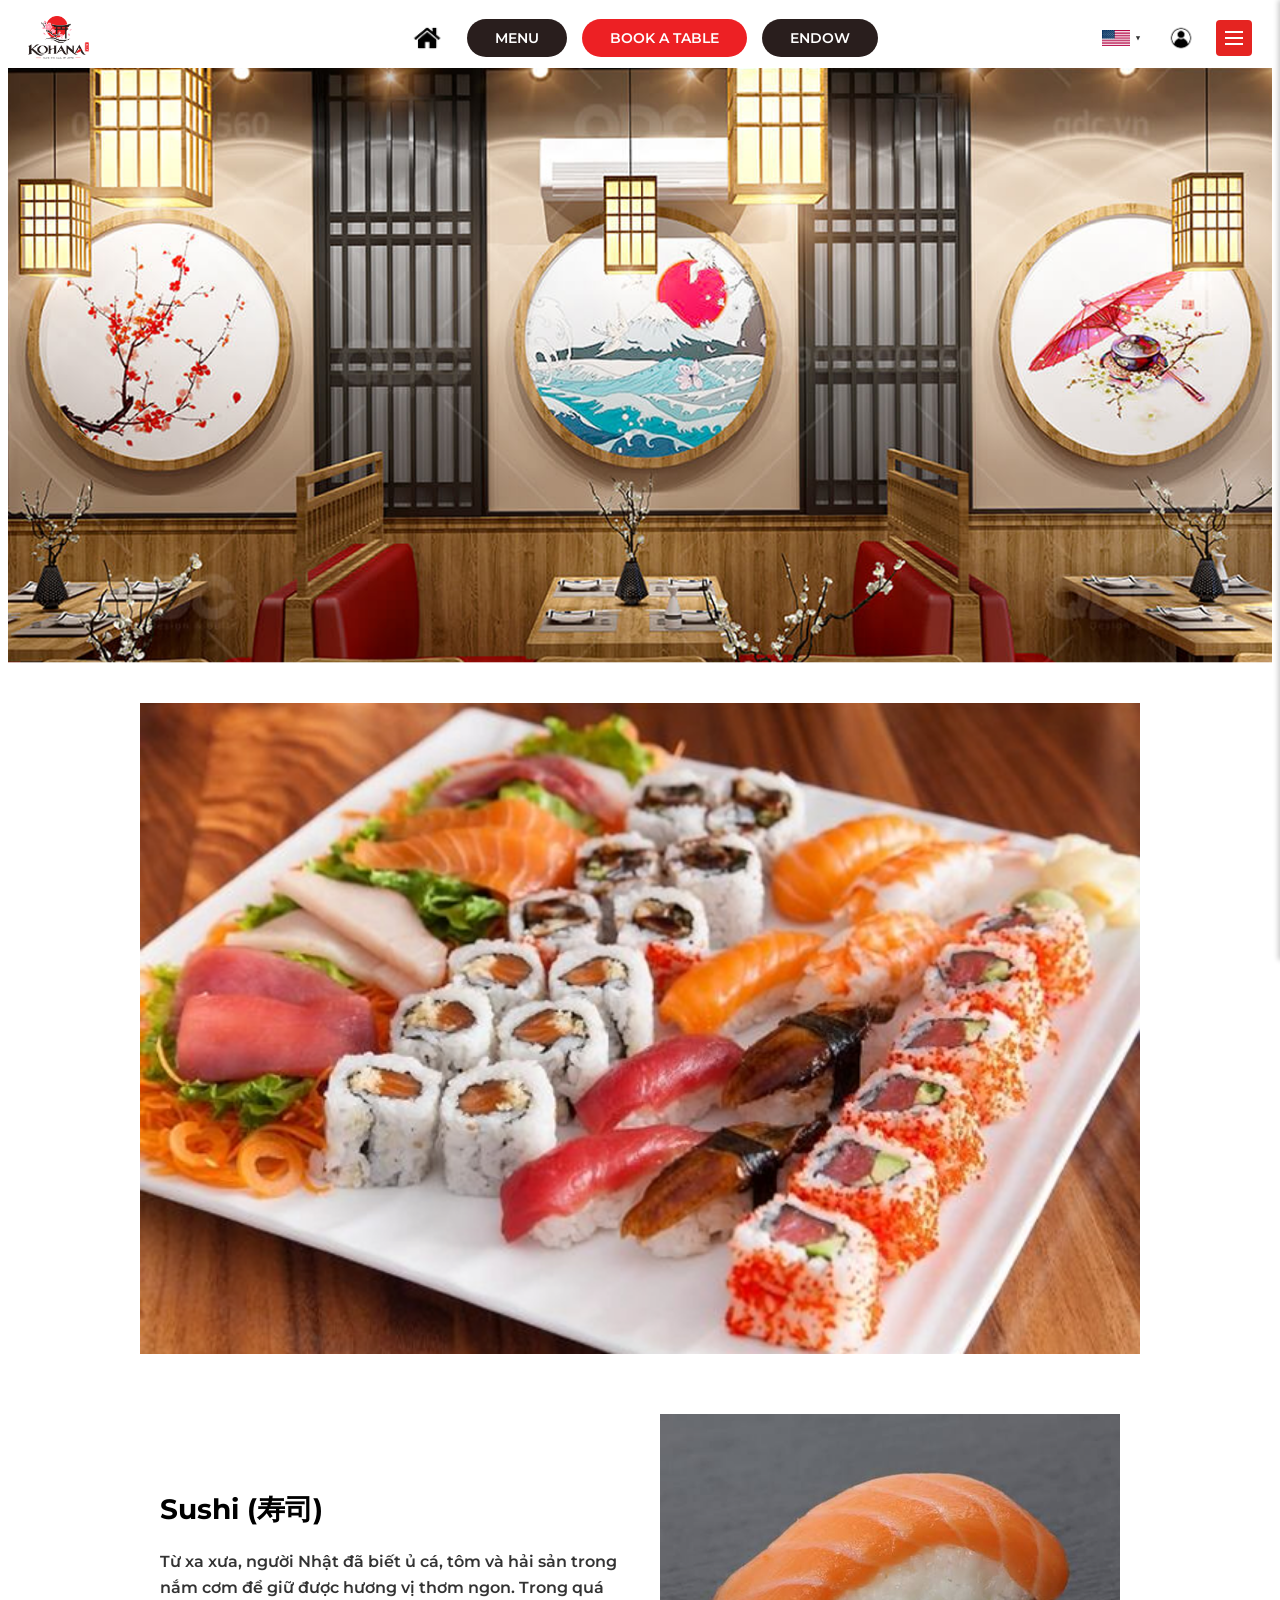
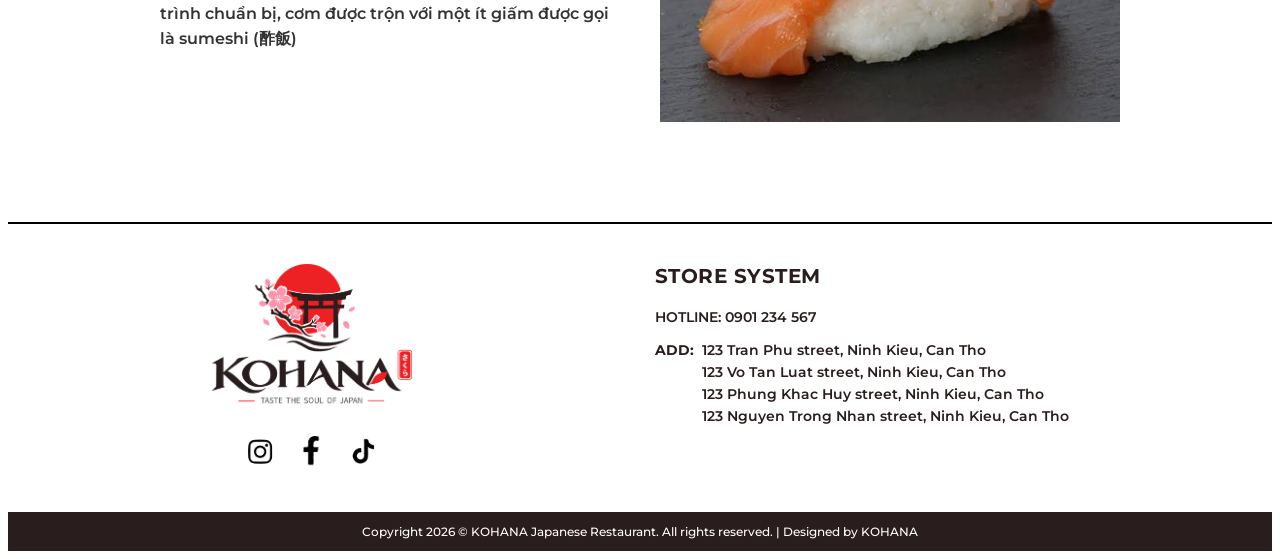
<file: Sushi.html>
<!DOCTYPE html>
<html lang="en">

<head>
    <meta charset="UTF-8">
    <meta name="viewport" content="width=device-width, initial-scale=1.0">
    <link rel="preconnect" href="https://fonts.googleapis.com">
    <link rel="preconnect" href="https://fonts.gstatic.com" crossorigin>
    <link href="https://fonts.googleapis.com/css2?family=Montserrat:wght@600&display=swap" rel="stylesheet">
    <link rel="stylesheet" href="Styles.css">
    <link rel="icon" type="image/png" href="Image/Favicon.png">
    <title>Sushi</title>
</head>

<body>
    <header>
        <nav class="navbar">
            <a href="index.html" class="logo">
                <img src="Image/logo.png" alt="Logo">
            </a>

            <div class="nav-buttons">
                <a href="index.html" class="nav-icon-btn">
                    <img src="Image/Frame 5.png" alt="Home">
                </a>
                <a href="MENU.html" class="nav-btn btn-dark">MENU</a>
                <a href="#" class="nav-btn btn-red">BOOK A TABLE</a>
                <a href="#" class="nav-btn btn-dark">ENDOW</a>
            </div>

            <div class="lang-selector">
                <button class="lang-btn" id="langBtn">
                    <img src="Image/b6539f21a0ccb09fb303d359a3819e58.jpg" id="currentFlag" alt="US Flag">
                    <span class="arrow">&#9660;</span>
                </button>
                <div class="lang-dropdown">
                    <a href="#" class="lang-option"><img src="Image/b6539f21a0ccb09fb303d359a3819e58.jpg" alt="US"></a>
                    <a href="#" class="lang-option"><img src="Image/7a02de47424a73b54ea8fc01b3c3b514.jpg" alt="VN"></a>
                </div>
            </div>

            <a href="#" class="account-btn">
                <img src="Image/Frame 2.png" alt="Account">
            </a>

            <button class="menu-toggle" id="menuToggle">
                <span></span>
                <span></span>
                <span></span>
            </button>

            <div class="side-menu" id="sideMenu">
                <ul>
                    <li><a href="MENU.html">MENU</a></li>
                    <li><a href="#">ABOUT US</a></li>
                    <li><a href="#">ACCOUNT</a></li>
                    <li><a href="#">REVIEWS</a></li>
                    <li><a href="#">CONTACT US</a></li>
                    <li><a href="#">ORDER NOW</a></li>
                    <li><a href="#">BLOG</a></li>
                    <li><a href="#">NEWS</a></li>
                </ul>
            </div>
        </nav>

        <div class="banner-slider">
            <div class="slider-track">
                <img src="Image/img 1.png" alt="Poster 1" class="slide">
                <img src="Image/img 2.png" alt="Poster 2" class="slide">
            </div>
        </div>
    </header>

    <main class="main-content">
        <div class="page-banner">
            <img src="Image/Sushi.png" alt="Banner">
        </div>
        <section class="dish-detail">
            <div class="dish-detail-container">
                <div class="dish-detail-text">
                    <h2>Sushi (寿司)</h2>
                    <p>Từ xa xưa, người Nhật đã biết ủ cá, tôm và hải sản trong nắm cơm để giữ được hương vị thơm ngon.
                        Trong quá trình chuẩn bị, cơm được trộn với một ít giấm được gọi là sumeshi (酢飯)</p>
                </div>
                <div class="dish-detail-img">
                    <img src="Image/1.png" alt="Sushi detail">
                </div>
            </div>
        </section>
    </main>

    <footer class="footer">
        <div class="footer-container">
            <div class="footer-left">
                <img src="Image/logo.png" alt="KOHANA Logo" class="footer-logo">
                <div class="footer-socials">
                    <a href="#"><img src="Image/Frame 1.png" alt="Instagram"></a>
                    <a href="#"><img src="Image/Frame 3.png" alt="Facebook"></a>
                    <a href="#"><img src="Image/Frame 4.png" alt="TikTok"></a>
                </div>
            </div>
            <div class="footer-right">
                <h3 class="footer-title">STORE SYSTEM</h3>
                <p class="footer-hotline"><strong>HOTLINE:</strong> 0901 234 567</p>
                <div class="footer-address">
                    <span class="add-label">ADD:</span>
                    <ul class="address-list">
                        <li>123 Tran Phu street, Ninh Kieu, Can Tho</li>
                        <li>123 Vo Tan Luat street, Ninh Kieu, Can Tho</li>
                        <li>123 Phung Khac Huy street, Ninh Kieu, Can Tho</li>
                        <li>123 Nguyen Trong Nhan street, Ninh Kieu, Can Tho</li>
                    </ul>
                </div>
            </div>
        </div>
        <div class="footer-copyright">
            Copyright 2026 © KOHANA Japanese Restaurant. All rights reserved. | Designed by KOHANA
        </div>
    </footer>

    <script src="Script.js"></script>
</body>

</html>
</file>
<file: Styles.css>
* {
    font-family: 'Montserrat', sans-serif;
    font-weight: 600;
}

.navbar {
    position: relative;
    background-color: #ffffff;
    width: 100%;
    height: 60px;
    display: flex;
    justify-content: space-between;
    align-items: center;
    padding: 0 20px;
    box-sizing: border-box;
}

.logo img {
    height: 45px;
    width: auto;
    display: block;
}

.menu-toggle {
    background-color: #e52421;
    border: none;
    width: 36px;
    height: 36px;
    border-radius: 4px;
    display: flex;
    flex-direction: column;
    justify-content: center;
    align-items: center;
    gap: 4px;
    cursor: pointer;
}

.menu-toggle span {
    width: 18px;
    height: 2px;
    background-color: #ffffff;
    display: block;
}

.side-menu {
    position: fixed;
    top: 0;
    right: -250px;
    width: 250px;
    height: 100vh;
    background-color: #ed2024;
    box-shadow: -2px 0 5px rgba(0, 0, 0, 0.2);
    transition: right 0.3s ease;
    padding-top: 60px;
    z-index: 1000;
}

.side-menu.active {
    right: 0;
}

.side-menu ul {
    list-style: none;
    padding: 0;
    margin: 0;
}

.side-menu ul li a {
    display: block;
    padding: 15px 20px;
    color: #ffffff;
    text-decoration: none;
}

.side-menu ul li a:hover {
    background-color: rgba(0, 0, 0, 0.2);
}

.nav-buttons {
    position: absolute;
    left: 50%;
    transform: translateX(-50%);
    display: flex;
    align-items: center;
    gap: 15px;
}

.nav-btn {
    display: inline-block;
    padding: 10px 28px;
    border-radius: 25px;
    text-decoration: none;
    font-size: 14px;
    text-align: center;
    transition: opacity 0.2s ease;
}

.nav-btn:hover {
    opacity: 0.9;
}

.btn-dark {
    background-color: #291E1D;
    color: #ffffff;
}

.btn-red {
    background-color: #ED2024;
    color: #ffffff;
}

.lang-selector {
    position: relative;
    margin-left: auto;
    margin-right: 15px;
}

.lang-btn {
    background: none;
    border: none;
    display: flex;
    align-items: center;
    gap: 5px;
    cursor: pointer;
    padding: 5px;
}

.lang-btn img {
    width: 28px;
    height: auto;
    display: block;
}

.lang-btn .arrow {
    font-size: 10px;
    color: #333333;
}

.lang-dropdown {
    display: none;
    position: absolute;
    top: 100%;
    right: 0;
    background-color: #ffffff;
    box-shadow: 0 4px 8px rgba(0, 0, 0, 0.1);
    border-radius: 4px;
    padding: 5px 0;
    z-index: 100;
}

.lang-selector.active .lang-dropdown {
    display: block;
}

.lang-dropdown a {
    display: block;
    padding: 8px 12px;
}

.lang-dropdown a img {
    width: 28px;
    height: auto;
    display: block;
}

.lang-dropdown a:hover {
    background-color: #f0f0f0;
}

.nav-icon-btn img {
    width: 50px;
    height: auto;
    display: block;
}

.account-btn img {
    width: 40px;
    height: auto;
    display: block;
}

.nav-icon-btn,
.account-btn {
    display: flex;
    align-items: center;
    justify-content: center;
    transition: opacity 0.2s ease;
}

.nav-icon-btn:hover,
.account-btn:hover {
    opacity: 0.7;
}

.account-btn {
    margin-right: 15px;
}

.banner-slider {
    width: 100%;
    overflow: hidden;
    position: relative;
}

.slider-track {
    display: flex;
    width: 200%;
    transition: transform 0.8s ease-in-out;
}

.slide {
    width: 50%;
    height: auto;
    display: block;
    object-fit: cover;
}

.footer {
    background-color: #ffffff;
    border-top: 2px solid #000000;
    width: 100%;
}

.footer-container {
    display: flex;
    justify-content: space-around;
    align-items: flex-start;
    padding: 40px 20px;
    max-width: 1100px;
    margin: 0 auto;
}

.footer-left {
    display: flex;
    flex-direction: column;
    align-items: center;
    gap: 25px;
}

.footer-logo {
    width: 200px;
    height: auto;
}

.footer-socials {
    display: flex;
    gap: 20px;
}

.footer-socials img {
    width: 32px;
    height: 32px;
    object-fit: contain;
}

.footer-right {
    color: #291E1D;
}

.footer-title {
    font-size: 20px;
    font-weight: 700;
    margin: 0 0 20px 0;
    letter-spacing: 0.5px;
}

.footer-hotline {
    font-size: 14px;
    margin: 0 0 15px 0;
}

.footer-address {
    display: flex;
    gap: 8px;
    font-size: 14px;
}

.add-label {
    font-weight: 700;
}

.address-list {
    list-style: none;
    padding: 0;
    margin: 0;
    display: flex;
    flex-direction: column;
    gap: 4px;
}

.footer-copyright {
    background-color: #291E1D;
    color: #ffffff;
    text-align: center;
    padding: 12px 10px;
    font-size: 12px;
    font-weight: 500;
}

.main-content {
    max-width: 1000px;
    margin: 0 auto;
    padding: 40px 20px;
}

.section-title {
    text-align: center;
    font-size: 24px;
    font-weight: 700;
    color: var(--color-dark);
    margin-bottom: 40px;
}

.featured-dishes {
    margin-bottom: 60px;
}

.dish-item {
    display: flex;
    align-items: center;
    gap: 40px;
    margin-bottom: 50px;
}

.dish-item.reverse {
    flex-direction: row-reverse;
}

.dish-img, .dish-text {
    flex: 1;
}

.dish-img img {
    width: 100%;
    height: auto;
    display: block;
    object-fit: cover;
}

.dish-text {
    font-size: 14px;
    line-height: 1.6;
    color: var(--color-dark);
}

.hero-dish-banner {
    width: 100%;
    margin-top: 30px;
    margin-bottom: 60px;
}

.hero-dish-banner img {
    width: 100%;
    height: auto;
    display: block;
    object-fit: cover;
}

.reviews-section {
    width: 100%;
}

.review-banner img {
    width: 100%;
    height: auto;
    display: block;
}

.reviews-container {
    display: flex;
    align-items: center;
    gap: 15px;
    position: relative;
}

.reviews-grid {
    display: flex;
    gap: 20px;
    width: 100%;
    justify-content: center;
}

.review-card {
    flex: 1;
    background-color: #ffffff;
    border: 1px solid #eeeeee;
    border-radius: 8px;
    padding: 15px;
    box-shadow: 0 2px 8px rgba(0,0,0,0.06);
    display: flex;
    flex-direction: column;
    gap: 10px;
    min-height: 140px;
}

.review-header {
    display: flex;
    align-items: center;
    gap: 10px;
}

.user-avatar {
    width: 36px;
    height: 36px;
    border-radius: 50%;
    object-fit: cover;
}

.user-info h4 {
    margin: 0;
    font-size: 13px;
    font-weight: 700;
    color: var(--color-dark);
}

.user-info span {
    font-size: 11px;
    color: #888888;
}

.stars {
    color: #f39c12;
    font-size: 14px;
}

.review-text {
    font-size: 12px;
    color: #333333;
    margin: 0;
    line-height: 1.4;
}

.review-photos {
    display: flex;
    gap: 8px;
    margin-top: 5px;
}

.review-photos img {
    width: 45px;
    height: 45px;
    object-fit: cover;
    border-radius: 4px;
}

.review-arrow {
    background: none;
    border: none;
    font-size: 18px;
    color: #cccccc;
    cursor: pointer;
    padding: 5px;
}

.review-arrow:hover {
    color: var(--color-dark);
}

.review-dots {
    display: flex;
    justify-content: center;
    gap: 6px;
    margin-top: 25px;
}

.dot {
    width: 8px;
    height: 8px;
    background-color: #cccccc;
    border-radius: 50%;
    display: inline-block;
}

.dot.active {
    background-color: #e67e22;
}

.menu-title {
    text-align: center;
    font-size: 22px;
    font-weight: 700;
    color: var(--color-dark);
    margin: 30px 0 40px 0;
}

.category-grid {
    display: grid;
    grid-template-columns: repeat(2, 1fr);
    gap: 30px 25px;
    max-width: 800px;
    margin: 0 auto 60px auto;
}

.category-card {
    text-align: center;
    display: block;
    text-decoration: none;
    color: inherit;
}

.category-card img {
    width: 100%;
    height: auto;
    display: block;
    object-fit: cover;
}

.category-name {
    margin-top: 12px;
    font-size: 15px;
    font-weight: 600;
    color: var(--color-dark);
}

.page-banner img {
    width: 100%;
    height: auto;
    display: block;
}

.dish-detail {
    padding: 60px 20px;
    max-width: 1000px;
    margin: 0 auto;
}

.dish-detail-container {
    display: flex;
    align-items: center;
    justify-content: space-between;
    gap: 40px;
}

.dish-detail-text {
    flex: 1;
}

.dish-detail-text h2 {
    font-size: 28px;
    font-weight: 700;
    margin-bottom: 20px;
    color: var(--color-dark);
}

.dish-detail-text p {
    font-size: 16px;
    line-height: 1.6;
    color: #333;
}

.dish-detail-img {
    flex: 1;
}

.dish-detail-img img {
    width: 100%;
    height: auto;
    display: block;
}
</file>
